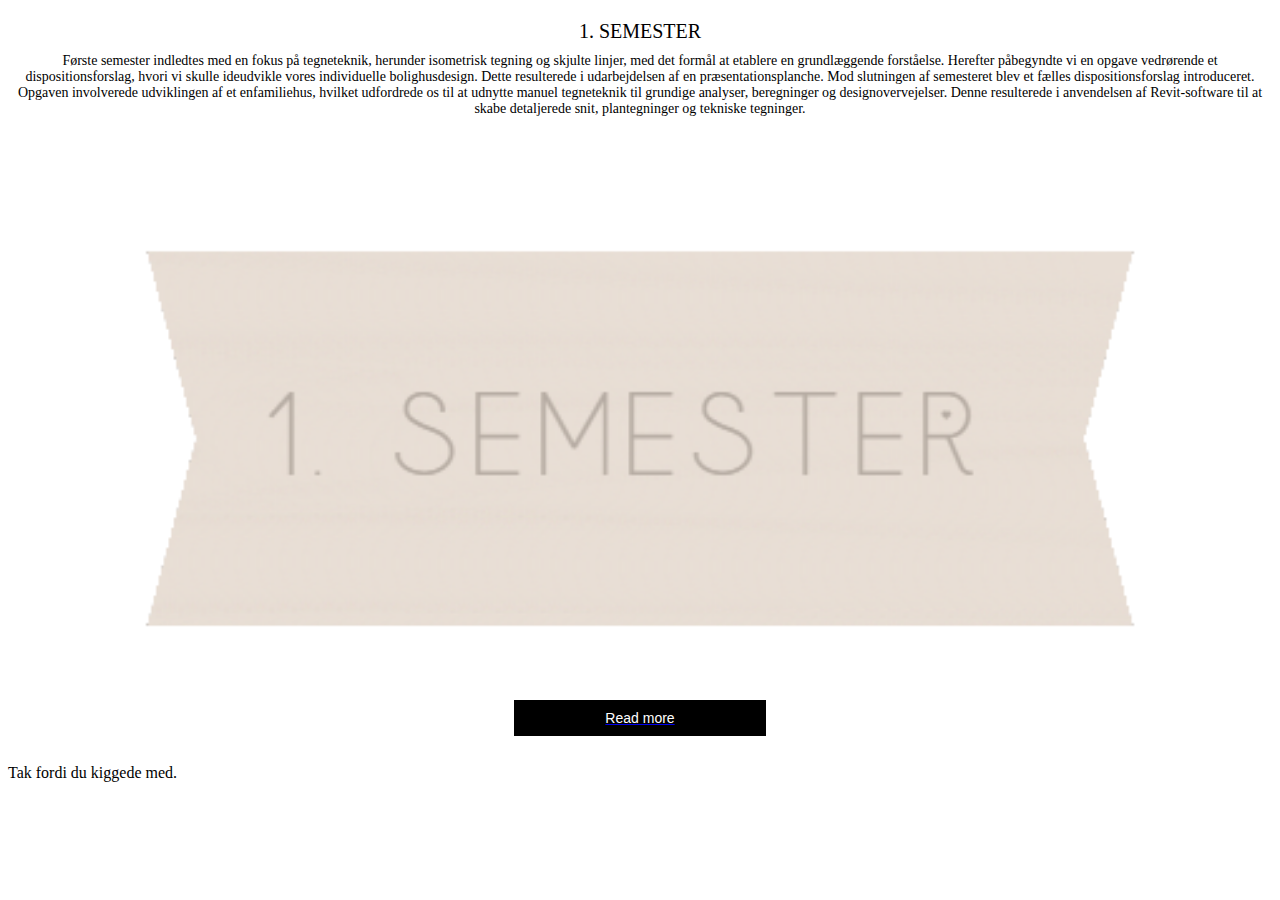
<file: bygningskonstruktør.html>
<!DOCTYPE html>
<html>
    <body style="background-image: none;">
<style>
 <!------------------------fonts, icons mm. ------------------>   
 <head>
    <meta name="viewport" content="width=device-width, initial-scale=1.0">
    <title> Signes Portfolio</title>    
    <link rel="stylesheet" href="style.css">
    <link rel="preconnect" href="https://fonts.googleapis.com">
<link rel="preconnect" href="https://fonts.googleapis.com">
<link rel="preconnect" href="https://fonts.gstatic.com" crossorigin>
<link href="https://fonts.googleapis.com/css2?family=Quicksand:wght@300;400;500;600;700&display=swap" rel="stylesheet">
    <link rel="stylesheet" href="https://cdn.lineicons.com/4.0/lineicons.css" />
    </head>
<!-------------------------------navlinks------------------>
<head>
    <link rel="stylesheet" type="text/css" href="styles.css">
    <script>
        function showmenu() {
            document.getElementById("navLinks").style.right = "0";
        }
        
        function hidemenu() {
            document.getElementById("navLinks").style.right = "-200px";
        }
    </script>
</head>
<body>

<section class="sub-header">
    <nav>
        <div class="logo-nav">
            <a href="index.html"><img src="images/logo.png"></a>
        </div>
        <div class="nav-links" id="navLinks">
            <ul>
                <li><a href="index.html">HJEM</a></li>
                <li><a href="om.html">OM</a></li>
                <li class="dropdown">
    <a href="bygningskonstruktør.html">BYGNINGSKONSTRUKTØR</a>
    <ul class="dropdown-menu">
        <li><a href="semester1.html">SEMESTER 1</a></li>
        <li><a href="semester2.html">SEMESTER 2</a></li>
        <li><a href="semester3.html">SEMESTER 3</a></li>
        <li><a href="semester4.html">SEMESTER 4</a></li>
        <li><a href="semester5.html">SEMESTER 5</a></li>
        <li><a href="semester6.html">SEMESTER 6</a></li>
        <li><a href="semester7.html">SEMESTER 7</a></li>
    </ul>
</li>

                   <li><a href="kreativitet.html">KREATIVITET</a></li>
                    <li><a href="kontakt.html">KONTAKT</a></li>
                 </ul>
        </div>  
    </nav>
</section>

</body>

 <!----slideshow---->

    <!DOCTYPE html>
<html>
<head>
<style>
  .slideshow-container {
    max-width: 700px;
    position: relative;
    margin: auto;
  }

  .slide {
    display: none;
    width: 100%;
    position: relative;
  }

 .slide img {
    width: 100%;
    height: 495px;
    object-fit: contain;
}

  .slide-content {
    position: absolute;
    bottom: 0;
    left: 0;
    width: 100%;
    background: rgba(255, 255, 255, 0.5);
    padding: 8px 16px;
    box-sizing: border-box;
  }

  .slide-text {
    color: black;
    font-size: 20px;
    text-align: center;
      margin-top: 20px;
  }

  .slide-subtext {
    color: black;
    font-size: 14px;
    text-align: center;
    margin-top: 10px;
    height: 138px;
}

  .read-more-button {
    text-align: center;
    padding: 10px;
    background-color: #000;
    color: white;
    border: none;
    font-size: 14px;
    cursor: pointer;
    position: relative;
    width: 20%;
    box-sizing: border-box;
    margin: 10px auto;
    display: block;
  }

  /* Next and previous buttons */
  .prev,
  .next {
    cursor: pointer;
    position: absolute;
    top: 375px;
    width: auto;
    padding: 18px;
    color: black;
    font-weight: bold;
    font-size: 18px;
    transition: 0.6s ease;
    user-select: none;
  }

  .prev {
    left: -40px;
  }

  .next {
    right: -40px;
  }

  /* On hover, add a black background color with a little bit see-through */
  .prev:hover,
  .next:hover {
    background-color: rgba(0, 0, 0, 0.8);
  }
</style>
    
    
</head>
<body>

<div class="slideshow-container">
  <div class="slide">
    <div class="slide-text">1. SEMESTER</div>
      <div class="slide-subtext">
Første semester indledtes med en fokus på tegneteknik, herunder isometrisk tegning og skjulte linjer, med det formål at etablere en grundlæggende forståelse. Herefter påbegyndte vi en opgave vedrørende et dispositionsforslag, hvori vi skulle ideudvikle vores individuelle bolighusdesign. Dette resulterede i udarbejdelsen af en præsentationsplanche.
Mod slutningen af semesteret blev et fælles dispositionsforslag introduceret. Opgaven involverede udviklingen af et enfamiliehus, hvilket udfordrede os til at udnytte manuel tegneteknik til grundige analyser, beregninger og designovervejelser. Denne resulterede i anvendelsen af Revit-software til at skabe detaljerede snit, plantegninger og tekniske tegninger.</div>
      <img src="images/1sem.png" alt="Image 1">
      <a href="semester1.html"><button class="read-more-button">Read more</button></a>
  </div>
    
  <div class="slide">
    <div class="slide-text">2. SEMESTER</div>
      <div class="slide-subtext">
Andet semester blev vi præsenteret for en enkeltfamiliebolig med en kælder og en første sal. Vi modtog et dispositionsforslag, der vejledte os i at starte vores undersøgelser med særligt fokus på kælderetagen. Dette omfattede aspekter som opbygning og overholdelse af relevante forskrifter. Efter grundig analyse af kælderetagen fortsatte vi med at undersøge stueetagen og første sal. I løbet af dette semester var vores hovedfokus rettet mod detaljer som kviste, etageadskillelser samt den overordnede struktur af kælderetagen. En bemærkelsesværdig udfordring var, at det var første gang, hele studiegruppen skulle samarbejde om én fælles Revit-fil.</div>
      <img src="images/2sem.png" alt="Image 2">
    <button class="read-more-button">Read more</button>
  </div>
    
    
  <div class="slide">
    <div class="slide-text">3. SEMESTER</div>
      <div class="slide-subtext">
Tredje semester blev vi introduceret til begrebet præfabrikation inden for vores studieretning. I løbet af denne periode påtog vi os forskellige roller såsom projekteringsleder, produktionsleder og byggeleder. Et af hovedpunkterne var vores interaktion med iBinder-platformen, hvor vi faciliterede korrespondance med en anden studiegruppe. Dette semester krævede en betydelig grad af organisatorisk overblik, da vi skulle koordinere forskellige ansvarsområder og opgaver.
      </div>
      <img src="images/3sem.png" alt="Image 3">
    <button class="read-more-button">Read more</button>
  </div>

<div class="slide">
    <div class="slide-text">4. SEMESTER</div>
      <div class="slide-subtext">
tekst kommer
      </div>
      <img src="images/4SEM.png" alt="Image 4">
    <button class="read-more-button">Read more</button>
  </div>

  <a class="prev" onclick="plusSlides(-1)">❮</a>
  <a class="next" onclick="plusSlides(1)">❯</a>
</div>

    <!----SCRIPT TIL SLIDESHOW ----->
    
<script>
let slideIndex = 1;
showSlides(slideIndex);

function plusSlides(n) {
  showSlides(slideIndex += n);
}

function showSlides(n) {
  let i;
  let slides = document.getElementsByClassName("slide");
  if (n > slides.length) {
    slideIndex = 1;
  }
  if (n < 1) {
    slideIndex = slides.length;
  }
  for (i = 0; i < slides.length; i++) {
    slides[i].style.display = "none";
  }
  slides[slideIndex - 1].style.display = "block";
}
</script>

</body>
</html>

<!----- footer ---->
                 
<section class="footer">
    
    <p1> <br>
        Tak fordi du kiggede med. </p1>
    
        <div class="icons">
            <i class="lni lni-instagram-fill"></i>
            <i class="lni lni-facebook-fill"></i>
            <i class="lni lni-twitter-fill"></i>
            <i class="lni lni-linkedin-original"></i>
    </div>
        </section>
</file>
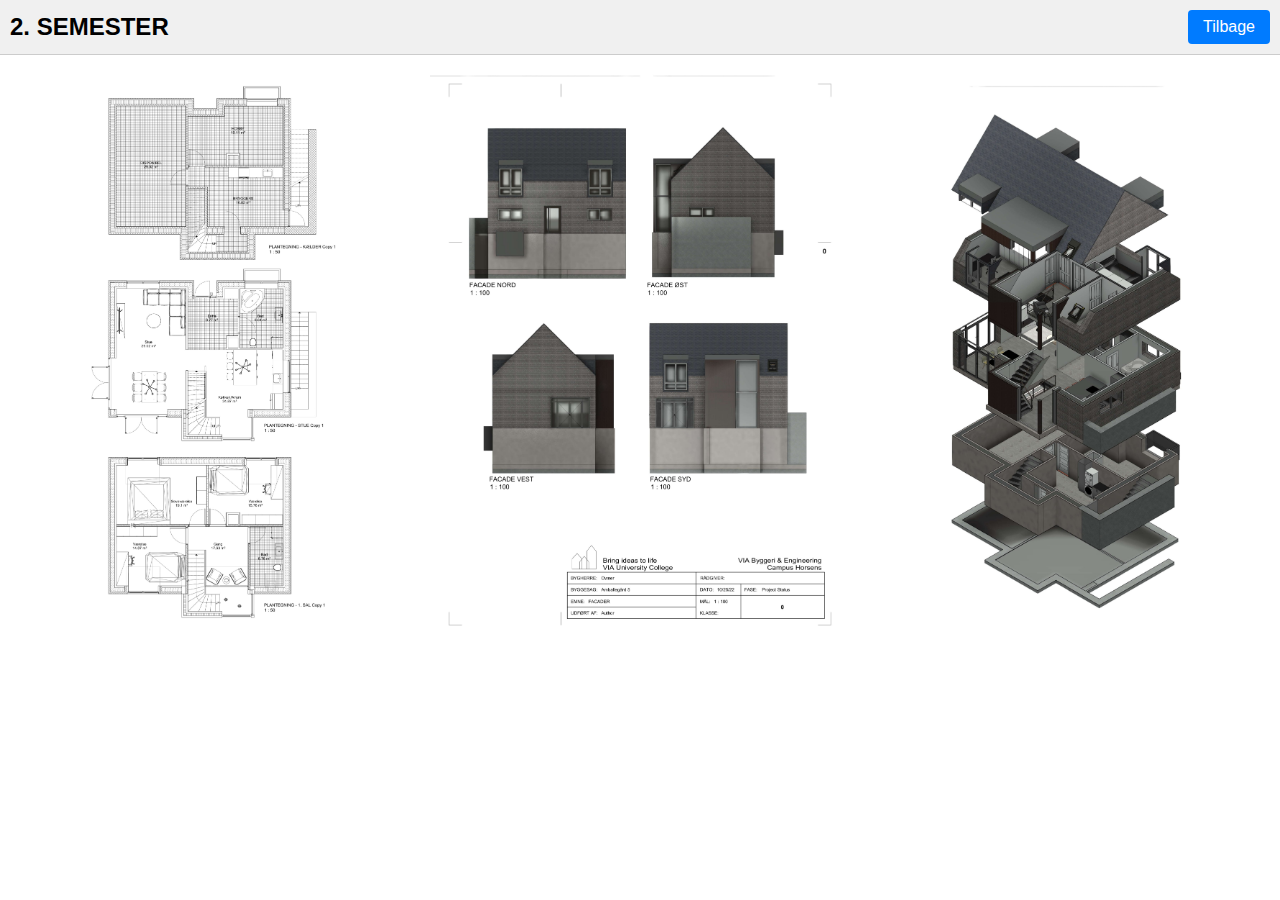
<file: semester2.html>
<!DOCTYPE html>
<html lang="da">
<head>
  <meta charset="UTF-8">
  <meta name="viewport" content="width=device-width, initial-scale=1.0">
  <title>Mit Filgalleri - 2. SEMESTER</title>
  <style>
    body {
      margin: 0;
      font-family: sans-serif;
    }
    header {
      padding: 10px;
      display: flex;
      align-items: center;
      justify-content: space-between;
      background-color: #f0f0f0;
      border-bottom: 1px solid #ccc;
    }
    header h1 {
      margin: 0;
      font-size: 1.5em;
    }
    /* Pænere Tilbage-knap */
    .back-button {
      padding: 8px 15px;
      background-color: #007BFF;
      color: #fff;
      border: none;
      border-radius: 4px;
      font-size: 1em;
      cursor: pointer;
      transition: background-color 0.3s ease;
    }
    .back-button:hover {
      background-color: #0056b3;
    }
    .gallery {
      display: grid;
      /* Justér antal kolonner efter behov */
      grid-template-columns: repeat(3, 1fr);
      gap: 5px;
      padding: 1px;
    }
    .gallery-item {
      padding: 1px;
      box-sizing: border-box;
    }
    /* CSS for billeder */
    .gallery-item img {
      width: 100%;
      height: auto;
      display: block;
      cursor: pointer;
    }
    /* CSS for PDF-filer (hvis du har nogen i 2sem) */
    .gallery-item object {
      width: 100%;
      height: 950px;
      object-fit: cover;
      display: block;
    }
    /* Modal-styles */
    .modal {
      display: none; /* Skjult som standard */
      position: fixed;
      z-index: 1000;
      left: 0;
      top: 0;
      width: 100%;
      height: 100%;
      overflow: auto;
      padding-top: 60px;
      background-color: rgba(0,0,0,0.9);
    }
    .modal-content {
      margin: auto;
      display: block;
      max-width: 90%;
      max-height: 80%;
      animation: zoom 0.6s;
    }
    @keyframes zoom {
      from { transform: scale(0); }
      to { transform: scale(1); }
    }
    .close {
      position: absolute;
      top: 15px;
      right: 35px;
      color: #fff;
      font-size: 40px;
      font-weight: bold;
      cursor: pointer;
    }
    /* Dark mode */
    @media (prefers-color-scheme: dark) {
      body {
        background-color: #222;
        color: #ddd;
      }
      header {
        background-color: #333;
      }
      .gallery-item {
        border-color: #555;
      }
      .back-button {
        background-color: #1E90FF;
      }
      .back-button:hover {
        background-color: #1C86EE;
      }
    }
  </style>
</head>
<body>
  <header>
    <h1>2. SEMESTER</h1>
    <button class="back-button" onclick="window.history.back()">Tilbage</button>
  </header>

  <div class="gallery">
    <!-- Billeder fra 2. semester -->
    <div class="gallery-item">
      <img src="images/projektering/2sem/2sem.jpg" alt="Facade-tegning">
    </div>
    <div class="gallery-item">
      <img src="images/projektering/2sem/2sem%20(1).jpg" alt="Eksploderet perspektiv">
    </div>
    <div class="gallery-item">
      <img src="images/projektering/2sem/2sem%20(2).jpg" alt="Plantegninger">
    </div>
  </div>

  <!-- Modal til forstørrede billeder -->
  <div id="modal" class="modal">
    <span class="close">&times;</span>
    <img class="modal-content" id="modal-img">
  </div>

  <script>
    // Hent modal-elementerne
    const modal = document.getElementById("modal");
    const modalImg = document.getElementById("modal-img");
    const closeBtn = document.querySelector(".close");

    // Tilføj klik-event til alle billeder i galleriet
    const images = document.querySelectorAll(".gallery-item img");
    images.forEach(img => {
      img.addEventListener("click", function() {
        modal.style.display = "block";
        modalImg.src = this.src;
      });
    });

    // Luk modal ved klik på krydset
    closeBtn.addEventListener("click", function() {
      modal.style.display = "none";
    });

    // Luk modal ved klik uden for billedet
    modal.addEventListener("click", function(event) {
      if (event.target === modal) {
        modal.style.display = "none";
      }
    });
  </script>
</body>
</html>
</file>
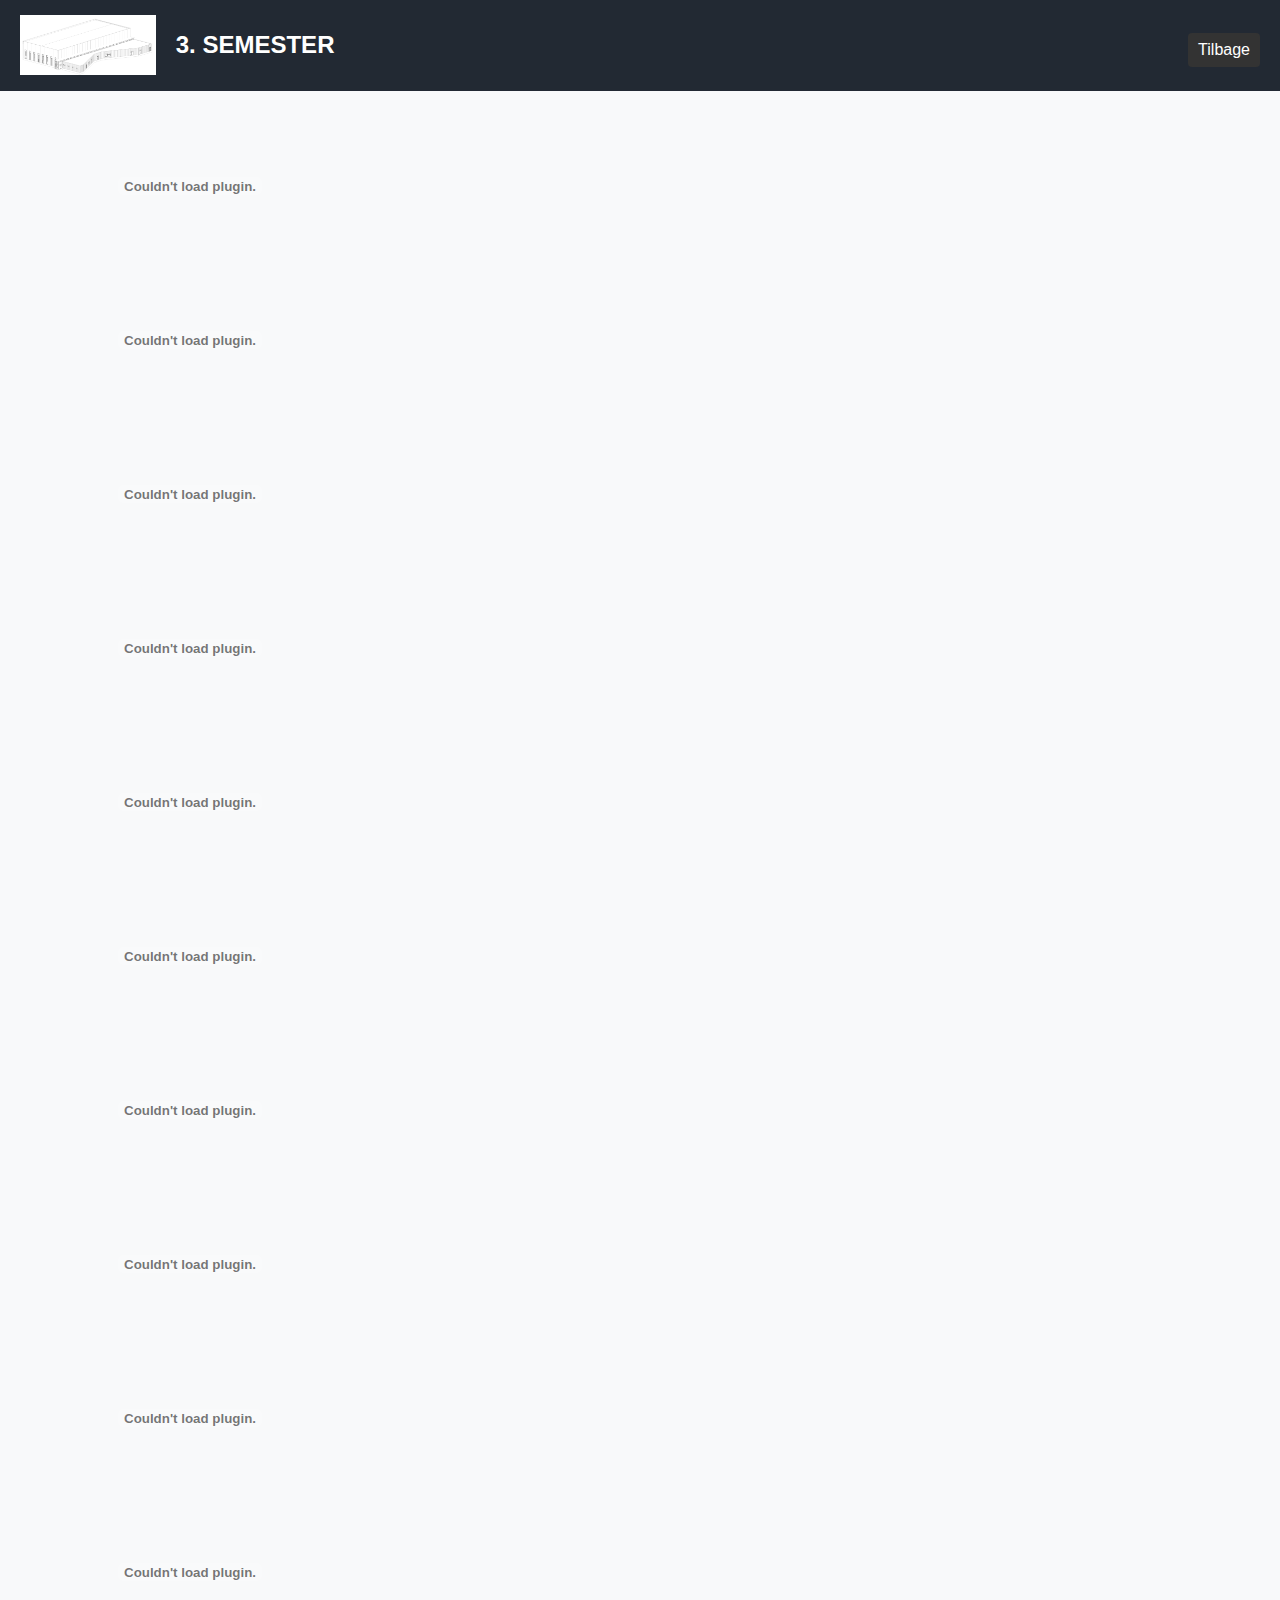
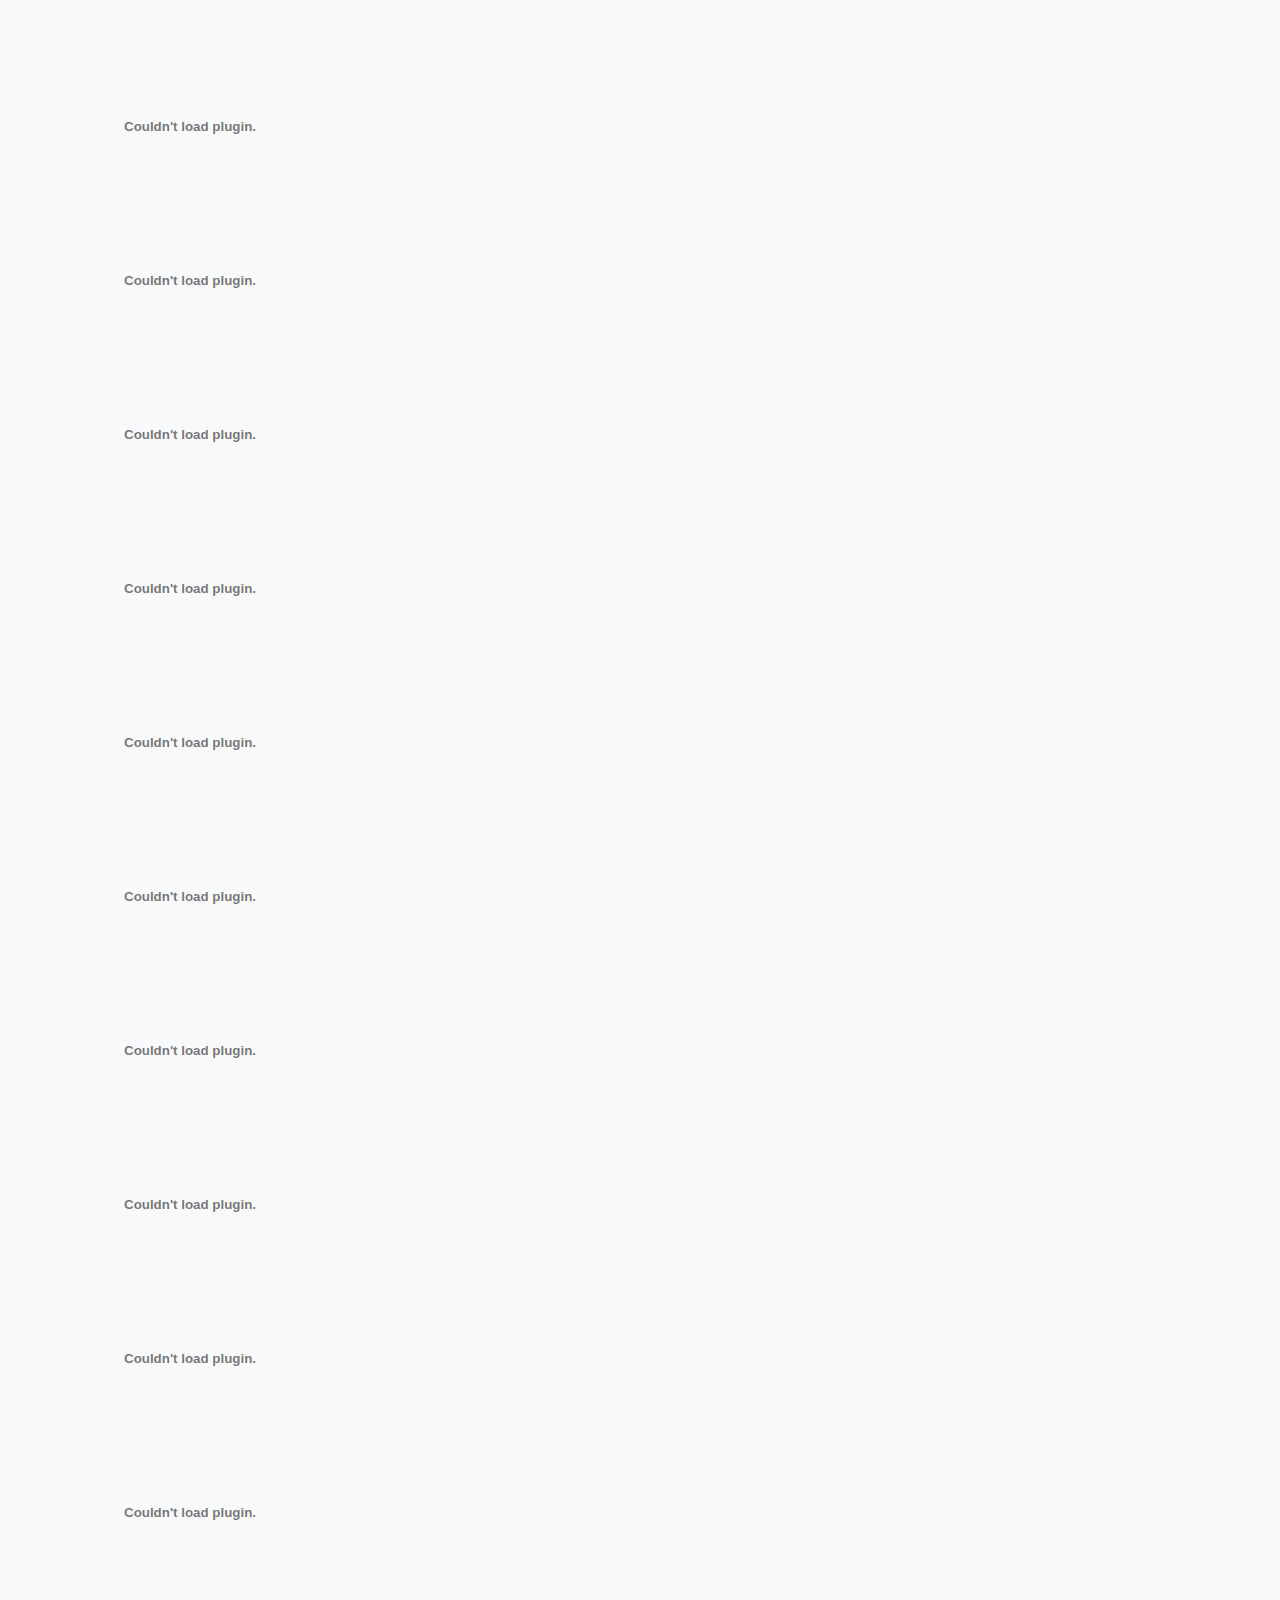
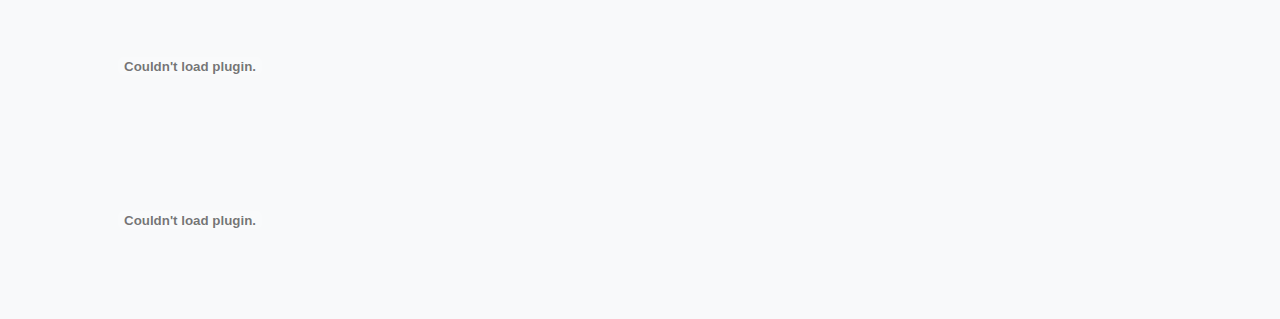
<file: semester3.html>
<!DOCTYPE html>
<html lang="da">
<head>
  <meta charset="UTF-8">
  <meta name="viewport" content="width=device-width, initial-scale=1.0">
  <title>3. SEMESTER - PDF Galleri</title>
  <style>
    /* Base styles */
    body {
      margin: 0;
      font-family: Arial, sans-serif;
      background-color: #f8f9fa;
      color: #333;
    }
    header {
      background-color: #222933;
      padding: 15px 20px;
      border-bottom: 1px solid #222933;
      display: flex;
      flex-wrap: wrap;
      justify-content: space-between;
      align-items: center;
      color: white;
    }
    header img {
      height: 60px;
      margin-right: 10px;
    }
    header h1 {
      font-size: 1.5rem;
      margin: 0;
    }
    button {
      background-color: #333;
      color: #fff;
      border: none;
      padding: 8px 16px;
      border-radius: 4px;
      cursor: pointer;
      font-size: 1rem;
      margin-top: 10px;
    }
    button:hover {
      background-color: #555;
    }
    main {
      max-width: 1200px;
      margin: 0 auto;
      padding: 20px;
    }
    h2 {
      margin-top: 40px;
      margin-bottom: 10px;
      font-size: 1.25rem;
    }
    .grade {
      font-style: italic;
      color: #666;
      margin: 0 0 20px 0;
    }
    .grid-preview {
      display: grid;
      grid-template-columns: repeat(auto-fill, minmax(150px, 1fr));
      gap: 10px;
    }
    .grid-preview a {
      display: block;
      text-align: center;
    }
    .grid-preview img {
      width: 100%;
      height: auto;
      border-radius: 4px;
      box-shadow: 0 2px 5px rgba(0,0,0,0.1);
      display: block;
    }
    /* Typography adjustments */
    h2, .grade, button, header h1 {
      padding-left: 10px;
      padding-right: 10px;
    }
    /* Responsive tweaks */
    @media (max-width: 768px) {
      header {
        justify-content: center;
      }
      header button {
        margin: 10px 0 0;
      }
    }
    @media (max-width: 480px) {
      header img {
        height: 50px;
      }
      header h1 {
        font-size: 1.25rem;
      }
      button {
        width: 100%;
      }
    }
  </style>
</head>
<body>
  <header>
    <div style="display: flex; align-items: center;">
      <img src="images/3sem.png" alt="Logo">
      <h1>3. SEMESTER</h1>
    </div>
    <button onclick="window.history.back()">Tilbage</button>
  </header>
  <main>
    <section>

  <!-- Dit eksisterende galleri -->
  <div class="gallery">
    <div class="gallery-item" data-type="pdf" data-src="images/projektering/3sem/3sem (1).pdf">
      <object data="images/projektering/3sem/3sem (1).pdf" type="application/pdf"></object>
    </div>
    <div class="gallery-item" data-type="pdf" data-src="images/projektering/3sem/3sem (2).pdf">
      <object data="images/projektering/3sem/3sem (2).pdf" type="application/pdf"></object>
    </div>
    <div class="gallery-item" data-type="pdf" data-src="images/projektering/3sem/3sem (3).pdf">
      <object data="images/projektering/3sem/3sem (3).pdf" type="application/pdf"></object>
    </div>
    <div class="gallery-item" data-type="pdf" data-src="images/projektering/3sem/3sem (4).pdf">
      <object data="images/projektering/3sem/3sem (4).pdf" type="application/pdf"></object>
    </div>
    <div class="gallery-item" data-type="pdf" data-src="images/projektering/3sem/3sem (5).pdf">
      <object data="images/projektering/3sem/3sem (5).pdf" type="application/pdf"></object>
    </div>
    <div class="gallery-item" data-type="pdf" data-src="images/projektering/3sem/3sem (6).pdf">
      <object data="images/projektering/3sem/3sem (6).pdf" type="application/pdf"></object>
    </div>
    <div class="gallery-item" data-type="pdf" data-src="images/projektering/3sem/3sem (7).pdf">
      <object data="images/projektering/3sem/3sem (7).pdf" type="application/pdf"></object>
    </div>
    <div class="gallery-item" data-type="pdf" data-src="images/projektering/3sem/3sem (9).pdf">
      <object data="images/projektering/3sem/3sem (9).pdf" type="application/pdf"></object>
    </div>
    <div class="gallery-item" data-type="pdf" data-src="images/projektering/3sem/3sem (10).pdf">
      <object data="images/projektering/3sem/3sem (10).pdf" type="application/pdf"></object>
    </div>
    <div class="gallery-item" data-type="pdf" data-src="images/projektering/3sem/3sem (11).pdf">
      <object data="images/projektering/3sem/3sem (11).pdf" type="application/pdf"></object>
    </div>
    <div class="gallery-item" data-type="pdf" data-src="images/projektering/3sem/3sem (12).pdf">
      <object data="images/projektering/3sem/3sem (12).pdf" type="application/pdf"></object>
    </div>
    <div class="gallery-item" data-type="pdf" data-src="images/projektering/3sem/3sem (13).pdf">
      <object data="images/projektering/3sem/3sem (13).pdf" type="application/pdf"></object>
    </div>
    <div class="gallery-item" data-type="pdf" data-src="images/projektering/3sem/3sem (14).pdf">
      <object data="images/projektering/3sem/3sem (14).pdf" type="application/pdf"></object>
    </div>
    <div class="gallery-item" data-type="pdf" data-src="images/projektering/3sem/3sem (15).pdf">
      <object data="images/projektering/3sem/3sem (15).pdf" type="application/pdf"></object>
    </div>
    <div class="gallery-item" data-type="pdf" data-src="images/projektering/3sem/3sem (16).pdf">
      <object data="images/projektering/3sem/3sem (16).pdf" type="application/pdf"></object>
    </div>
    <div class="gallery-item" data-type="pdf" data-src="images/projektering/3sem/3sem (17).pdf">
      <object data="images/projektering/3sem/3sem (17).pdf" type="application/pdf"></object>
    </div>
    <div class="gallery-item" data-type="pdf" data-src="images/projektering/3sem/3sem (18).pdf">
      <object data="images/projektering/3sem/3sem (18).pdf" type="application/pdf"></object>
    </div>
    <div class="gallery-item" data-type="pdf" data-src="images/projektering/3sem/3sem (19).pdf">
      <object data="images/projektering/3sem/3sem (19).pdf" type="application/pdf"></object>
    </div>
    <div class="gallery-item" data-type="pdf" data-src="images/projektering/3sem/3sem (20).pdf">
      <object data="images/projektering/3sem/3sem (20).pdf" type="application/pdf"></object>
    </div>
    <div class="gallery-item" data-type="pdf" data-src="images/projektering/3sem/3sem (21).pdf">
      <object data="images/projektering/3sem/3sem (21).pdf" type="application/pdf"></object>
    </div>
    <div class="gallery-item" data-type="pdf" data-src="images/projektering/3sem/3sem (22).pdf">
      <object data="images/projektering/3sem/3sem (22).pdf" type="application/pdf"></object>
    </div>
    <div class="gallery-item" data-type="pdf" data-src="images/projektering/3sem/3sem (23).pdf">
      <object data="images/projektering/3sem/3sem (23).pdf" type="application/pdf"></object>
    </div>
  </div>
      
    </div>

    </section>
  </main>
</body>
</html>
</file>
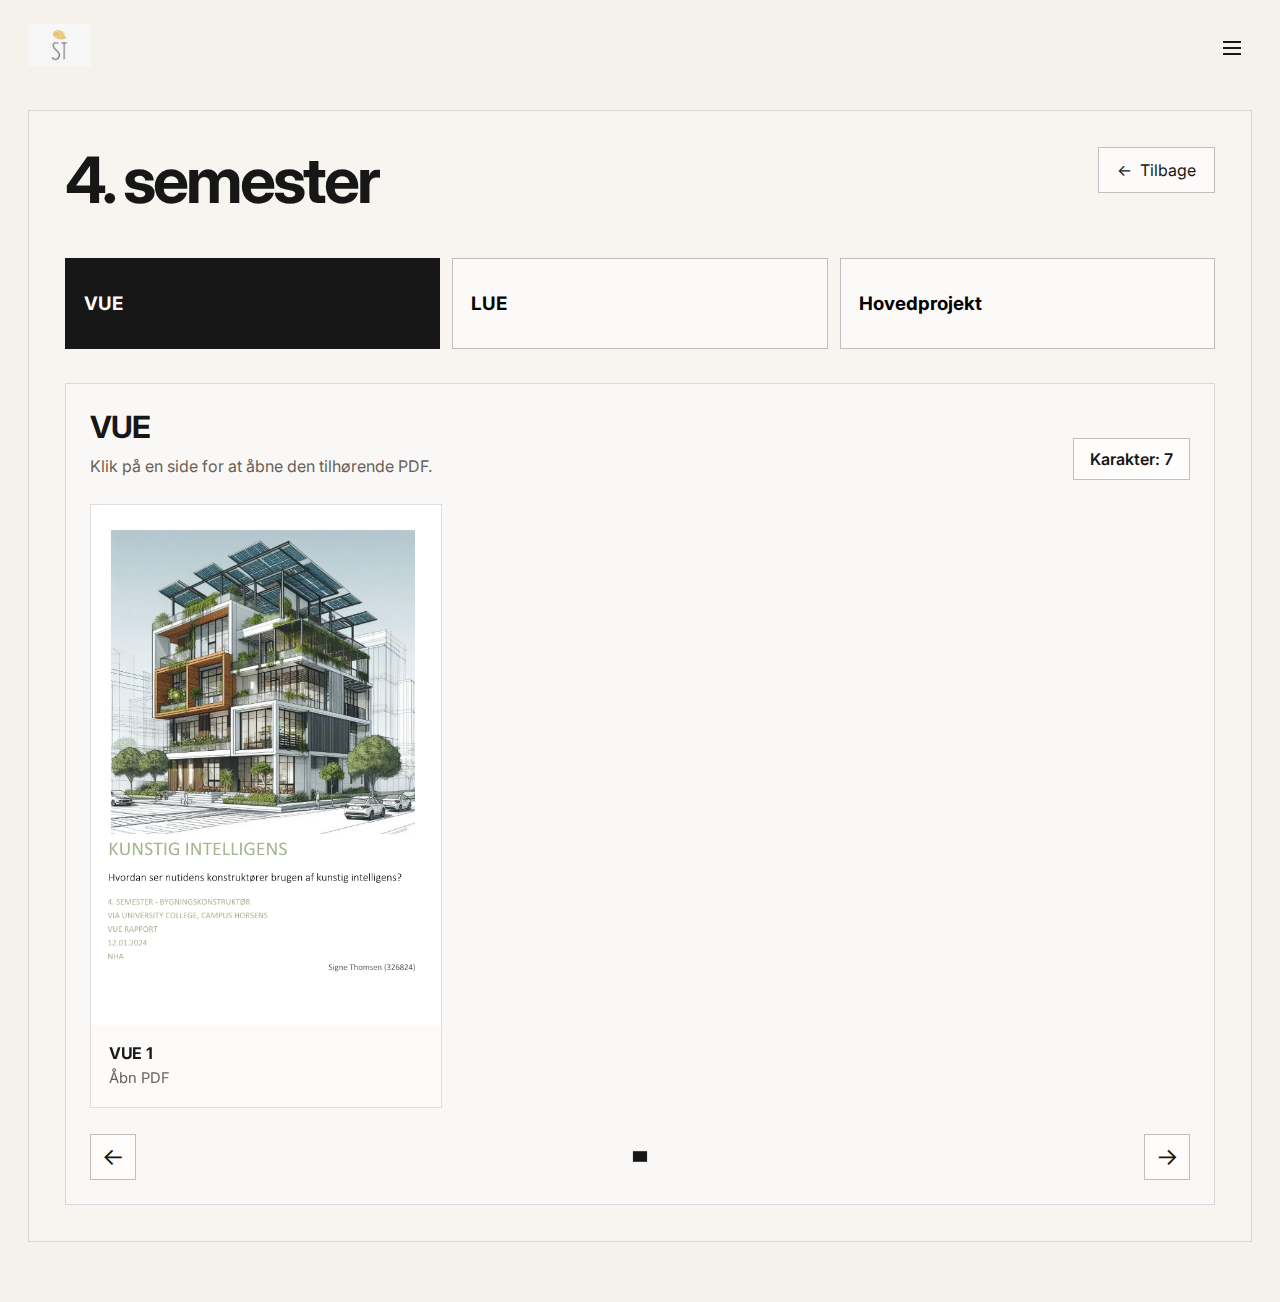
<file: semester4.html>
<!DOCTYPE html>
<html lang="da">
<head>
  <meta charset="UTF-8">
  <meta name="viewport" content="width=device-width, initial-scale=1.0">
  <title>4. semester | Signe Thomsen</title>
  <link rel="preconnect" href="https://fonts.googleapis.com">
  <link rel="preconnect" href="https://fonts.gstatic.com" crossorigin>
  <link href="https://fonts.googleapis.com/css2?family=Inter:wght@300;400;500;600;700;800&display=swap" rel="stylesheet">

  <style>
    * {
      box-sizing: border-box;
    }

    html, body {
      margin: 0;
      padding: 0;
      width: 100%;
      min-height: 100%;
    }

    body {
      font-family: 'Inter', sans-serif;
      background: #f5f2ec;
      color: #171717;
      overflow-x: hidden;
    }

    :root {
      --muted: #686159;
      --line: rgba(0, 0, 0, 0.12);
      --line-strong: rgba(0, 0, 0, 0.24);
      --max: 1380px;
    }

    a {
      text-decoration: none;
      color: inherit;
    }

    img {
      max-width: 100%;
      display: block;
    }

    button {
      font: inherit;
    }

    .logo {
      position: fixed;
      top: 24px;
      left: 28px;
      height: 42px;
      width: auto;
      z-index: 230;
    }

    .menu-btn {
      position: fixed;
      top: 26px;
      right: 26px;
      width: 44px;
      height: 44px;
      border: none;
      background: transparent;
      cursor: pointer;
      z-index: 240;
      display: flex;
      align-items: center;
      justify-content: center;
      padding: 0;
    }

    .menu-btn span {
      position: absolute;
      width: 18px;
      height: 2px;
      background: #171717;
      transition: transform .28s ease, opacity .28s ease;
    }

    .menu-btn span:nth-child(1) { transform: translateY(-6px); }
    .menu-btn span:nth-child(2) { transform: translateY(0); }
    .menu-btn span:nth-child(3) { transform: translateY(6px); }

    .menu-btn.open span:nth-child(1) { transform: rotate(45deg); }
    .menu-btn.open span:nth-child(2) { opacity: 0; }
    .menu-btn.open span:nth-child(3) { transform: rotate(-45deg); }

    .menu-overlay {
      position: fixed;
      inset: 0;
      background: rgba(0, 0, 0, 0.08);
      opacity: 0;
      pointer-events: none;
      transition: opacity .25s ease;
      z-index: 180;
    }

    .menu-overlay.open {
      opacity: 1;
      pointer-events: auto;
    }

    .menu {
      position: fixed;
      top: 0;
      right: -320px;
      width: 320px;
      height: 100vh;
      background: rgba(250, 248, 243, 0.98);
      backdrop-filter: blur(12px);
      border-left: 1px solid var(--line);
      padding: 92px 34px 34px;
      transition: right .34s ease;
      z-index: 220;
    }

    .menu.open {
      right: 0;
    }

    .menu-title {
      font-size: .76rem;
      text-transform: uppercase;
      letter-spacing: .18rem;
      color: var(--muted);
      margin-bottom: 28px;
    }

    .menu a {
      display: block;
      width: 100%;
      background: none;
      border: none;
      padding: 0 0 18px;
      margin: 0 0 18px;
      border-bottom: 1px solid var(--line);
      font-size: 1.08rem;
      font-weight: 600;
      text-align: left;
      cursor: pointer;
      color: #171717;
    }

    .page-shell {
      width: 100%;
      min-height: 100vh;
      padding: 110px 28px 60px;
    }

    .page-inner {
      width: 100%;
      max-width: var(--max);
      margin: 0 auto;
    }

    .page-frame {
      border: 1px solid var(--line);
      padding: 36px;
      background: rgba(255,255,255,0.28);
    }

    .hero-head {
      display: flex;
      justify-content: space-between;
      align-items: flex-start;
      gap: 24px;
      margin-bottom: 34px;
      flex-wrap: wrap;
    }

    .hero-head h1 {
      margin: 0 0 12px;
      font-size: clamp(2.6rem, 5vw, 4.8rem);
      line-height: 1.02;
      letter-spacing: -.05em;
      font-weight: 700;
    }

    .back-btn {
      display: inline-flex;
      align-items: center;
      gap: 8px;
      border: 1px solid var(--line-strong);
      background: rgba(255,255,255,0.6);
      padding: 12px 18px;
      cursor: pointer;
      color: #171717;
      transition: transform .22s ease, background .22s ease;
      flex-shrink: 0;
    }

    .back-btn:hover {
      transform: translateY(-2px);
      background: rgba(255,255,255,0.9);
    }

    .back-btn::before {
      content: "←";
      font-size: 1rem;
      line-height: 1;
    }

    .category-grid {
      display: flex;
      flex-wrap: wrap;
      gap: 12px;
      margin-bottom: 34px;
    }

    .category-card {
      border: 1px solid var(--line-strong);
      background: rgba(255,255,255,0.48);
      padding: 14px 18px;
      cursor: pointer;
      transition: transform .22s ease, background .22s ease, border-color .22s ease, color .22s ease;
      text-align: left;
      min-width: 190px;
      flex: 1 1 220px;
    }

    .category-card:hover {
      transform: translateY(-2px);
      background: rgba(255,255,255,0.88);
      border-color: rgba(0,0,0,0.28);
    }

    .category-card.active {
      background: #171717;
      color: #fff;
      border-color: #171717;
    }

    .gallery-wrap {
      border: 1px solid var(--line);
      background: rgba(255,255,255,0.34);
      padding: 24px;
    }

    .gallery-head {
      display: flex;
      justify-content: space-between;
      align-items: end;
      gap: 20px;
      flex-wrap: wrap;
      margin-bottom: 24px;
    }

    .gallery-head-left h2 {
      margin: 0 0 8px;
      font-size: clamp(1.8rem, 2.4vw, 2.5rem);
      letter-spacing: -.03em;
    }

    .gallery-head-left p {
      margin: 0;
      color: var(--muted);
      line-height: 1.7;
    }

    .grade-badge {
      border: 1px solid var(--line-strong);
      padding: 10px 16px;
      background: rgba(255,255,255,0.7);
      font-weight: 600;
      white-space: nowrap;
    }

    .carousel-wrapper {
      width: 100%;
      overflow: hidden;
    }

    .carousel-track {
      display: flex;
      transition: transform .45s ease-out;
      will-change: transform;
    }

    .carousel-slide {
      min-width: 100%;
      display: grid;
      grid-template-columns: repeat(3, 1fr);
      gap: 22px;
    }

    .preview-card {
      display: block;
      border: 1px solid var(--line);
      background: rgba(255,255,255,0.45);
      overflow: hidden;
      transition: transform .24s ease, box-shadow .24s ease, border-color .24s ease;
    }

    .preview-card:hover {
      transform: translateY(-4px);
      box-shadow: 0 18px 40px rgba(0,0,0,0.08);
      border-color: rgba(0,0,0,0.2);
    }

    .preview-image-wrap {
      background: #e9e4db;
      overflow: hidden;
      height: 520px;
      display: flex;
      align-items: center;
      justify-content: center;
      position: relative;
    }

    .preview-card img {
      width: 100%;
      height: 100%;
      object-fit: cover;
      object-position: center top;
      display: block;
    }

    .preview-fallback {
      position: absolute;
      inset: 0;
      display: none;
      align-items: center;
      justify-content: center;
      padding: 24px;
      text-align: center;
      color: var(--muted);
      line-height: 1.6;
      font-size: .95rem;
      background: linear-gradient(180deg, rgba(255,255,255,0.15), rgba(255,255,255,0.45));
    }

    .preview-content {
      padding: 18px 18px 20px;
    }

    .preview-content h3 {
      margin: 0 0 6px;
      font-size: 1rem;
      letter-spacing: -.02em;
    }

    .preview-content p {
      margin: 0;
      color: var(--muted);
      font-size: .92rem;
    }

    .carousel-controls {
      display: flex;
      justify-content: space-between;
      align-items: center;
      margin-top: 26px;
      gap: 16px;
    }

    .carousel-btn {
      width: 46px;
      height: 46px;
      border: 1px solid var(--line-strong);
      background: rgba(255,255,255,0.55);
      font-size: 24px;
      cursor: pointer;
      color: #171717;
      transition: transform .2s ease, background .2s ease, border-color .2s ease;
      flex-shrink: 0;
    }

    .carousel-btn:hover {
      transform: translateY(-2px);
      background: rgba(255,255,255,0.82);
      border-color: rgba(0,0,0,0.28);
    }

    .carousel-dots {
      display: flex;
      gap: 10px;
      justify-content: center;
      flex: 1;
    }

    .carousel-dot {
      width: 9px;
      height: 9px;
      border: none;
      background: rgba(0, 0, 0, .18);
      cursor: pointer;
      transition: transform .2s ease, background .2s ease;
    }

    .carousel-dot.active {
      background: #171717;
      transform: scale(1.18);
    }

    @media (max-width: 1100px) {
      .carousel-slide {
        grid-template-columns: repeat(2, 1fr);
      }

      .preview-image-wrap {
        height: 440px;
      }
    }

    @media (max-width: 760px) {
      .page-shell {
        padding: 98px 18px 40px;
      }

      .page-frame {
        padding: 22px;
      }

      .logo {
        top: 20px;
        left: 20px;
        height: 34px;
      }

      .menu-btn {
        top: 22px;
        right: 22px;
      }

      .preview-image-wrap {
        height: 420px;
      }

      .gallery-wrap {
        padding: 18px;
      }

      .category-card {
        flex: 1 1 100%;
      }
    }
  </style>
</head>
<body>
  <a href="index.html">
    <img src="images/logo.png" alt="Logo" class="logo">
  </a>

  <button class="menu-btn" id="menuBtn" aria-label="Åbn menu" type="button">
    <span></span>
    <span></span>
    <span></span>
  </button>

  <div class="menu-overlay" id="menuOverlay"></div>

  <nav class="menu" id="menu">
    <div class="menu-title">Navigation</div>
    <a href="index.html">Hjem</a>
    <a href="index.html#om-mig">Om mig</a>
    <a href="index.html#projekter">Projekter</a>
    <a href="index.html#fordybelse">Fordybelse</a>
    <a href="index.html#cv">CV</a>
    <a href="index.html#kontakt">Kontakt</a>
  </nav>

  <main class="page-shell">
    <div class="page-inner">
      <section class="page-frame">
        <div class="hero-head">
          <div>
            <h1>4. semester</h1>
          </div>

          <button class="back-btn" onclick="window.history.back()" type="button">Tilbage</button>
        </div>

        <section class="category-grid" id="categoryGrid">
          <button class="category-card active" type="button" data-category="vue">
            <h3>VUE</h3>
          </button>

          <button class="category-card" type="button" data-category="lue">
            <h3>LUE</h3>
          </button>

          <button class="category-card" type="button" data-category="hoved">
            <h3>Hovedprojekt</h3>
          </button>
        </section>

        <section class="gallery-wrap">
          <div class="gallery-head">
            <div class="gallery-head-left">
              <h2 id="galleryTitle">VUE</h2>
              <p id="galleryText"> Klik på en side for at åbne den tilhørende PDF.</p>
            </div>
            <div class="grade-badge" id="galleryGrade">Karakter: 7</div>
          </div>

          <div class="carousel-wrapper">
            <div class="carousel-track" id="carouselTrack"></div>
          </div>

          <div class="carousel-controls">
            <button class="carousel-btn" id="prevBtn" type="button" aria-label="Forrige">←</button>
            <div class="carousel-dots" id="carouselDots"></div>
            <button class="carousel-btn" id="nextBtn" type="button" aria-label="Næste">→</button>
          </div>
        </section>
      </section>
    </div>
  </main>

  <script>
    const menuBtn = document.getElementById('menuBtn');
    const menu = document.getElementById('menu');
    const menuOverlay = document.getElementById('menuOverlay');

    function toggleMenu(forceOpen = null) {
      const shouldOpen = forceOpen === null
        ? !menu.classList.contains('open')
        : forceOpen;

      menu.classList.toggle('open', shouldOpen);
      menuOverlay.classList.toggle('open', shouldOpen);
      menuBtn.classList.toggle('open', shouldOpen);
    }

    menuBtn.addEventListener('click', () => toggleMenu());
    menuOverlay.addEventListener('click', () => toggleMenu(false));

    document.addEventListener('keydown', (event) => {
      if (event.key === 'Escape') toggleMenu(false);
    });

    const galleryData = {
      vue: {
        title: 'VUE',
        grade: 'Karakter: 7',
        text: 'Klik på en side for at åbne den tilhørende PDF.',
        label: 'VUE',
        folder: 'images/projektering/4sem',
        prefix: 'VUE',
        count: 1
      },
      lue: {
        title: 'LUE',
        grade: 'Karakter: 7',
        text: 'Klik på en side for at åbne den tilhørende PDF.',
        label: 'LUE',
        folder: 'images/projektering/4sem',
        prefix: 'LUE',
        count: 2
      },
      hoved: {
        title: 'Hovedprojekt',
        grade: 'Karakter: 7',
        text: 'Klik på en side for at åbne den tilhørende PDF.',
        label: 'Hovedprojekt',
        folder: 'images/projektering/4sem',
        prefix: 'Hoved',
        count: 41
      }
    };

    const categoryButtons = document.querySelectorAll('.category-card');
    const galleryTitle = document.getElementById('galleryTitle');
    const galleryText = document.getElementById('galleryText');
    const galleryGrade = document.getElementById('galleryGrade');
    const carouselTrack = document.getElementById('carouselTrack');
    const carouselDots = document.getElementById('carouselDots');
    const prevBtn = document.getElementById('prevBtn');
    const nextBtn = document.getElementById('nextBtn');

    let currentCategory = 'vue';
    let currentSlide = 0;
    let totalSlides = 0;

    function getItemsPerSlide() {
      if (window.innerWidth <= 760) return 1;
      if (window.innerWidth <= 1100) return 2;
      return 3;
    }

    function buildSlides(items, itemsPerSlide) {
      const slides = [];
      for (let i = 0; i < items.length; i += itemsPerSlide) {
        slides.push(items.slice(i, i + itemsPerSlide));
      }
      return slides;
    }

    function createItems(data) {
      const items = [];

      for (let i = 1; i <= data.count; i++) {
        items.push({
          title: `${data.label} ${i}`,
          pdf: `${data.folder}/${data.prefix} (${i}).pdf`,
          image: `${data.folder}/${data.prefix} (${i}).jpg`
        });
      }

      return items;
    }

    function renderGallery(categoryKey) {
      const data = galleryData[categoryKey];
      const items = createItems(data);
      const itemsPerSlide = getItemsPerSlide();
      const slides = buildSlides(items, itemsPerSlide);

      galleryTitle.textContent = data.title;
      galleryText.textContent = data.text;
      galleryGrade.textContent = data.grade;

      carouselTrack.innerHTML = '';
      carouselDots.innerHTML = '';

      slides.forEach((slideItems) => {
        const slide = document.createElement('div');
        slide.className = 'carousel-slide';

        slideItems.forEach((item) => {
          const card = document.createElement('a');
          card.className = 'preview-card';
          card.href = item.pdf;
          card.target = '_blank';
          card.rel = 'noopener noreferrer';

          card.innerHTML = `
            <div class="preview-image-wrap">
              <img
                src="${item.image}"
                alt="${item.title}"
                loading="lazy"
                onerror="this.style.display='none'; this.nextElementSibling.style.display='flex';"
              >
              <div class="preview-fallback">
                Previewbillede mangler.<br>
                Klik for at åbne PDF.
              </div>
            </div>
            <div class="preview-content">
              <h3>${item.title}</h3>
              <p>Åbn PDF</p>
            </div>
          `;

          slide.appendChild(card);
        });

        carouselTrack.appendChild(slide);
      });

      totalSlides = slides.length;
      currentSlide = 0;

      for (let i = 0; i < totalSlides; i++) {
        const dot = document.createElement('button');
        dot.className = 'carousel-dot';
        dot.type = 'button';
        dot.setAttribute('aria-label', `Gå til slide ${i + 1}`);
        dot.addEventListener('click', () => {
          currentSlide = i;
          updateCarousel();
        });
        carouselDots.appendChild(dot);
      }

      updateCarousel();
    }

    function updateCarousel() {
      carouselTrack.style.transform = `translate3d(-${currentSlide * 100}%, 0, 0)`;

      const dots = carouselDots.querySelectorAll('.carousel-dot');
      dots.forEach((dot, index) => {
        dot.classList.toggle('active', index === currentSlide);
      });
    }

    prevBtn.addEventListener('click', () => {
      if (!totalSlides) return;
      currentSlide = (currentSlide - 1 + totalSlides) % totalSlides;
      updateCarousel();
    });

    nextBtn.addEventListener('click', () => {
      if (!totalSlides) return;
      currentSlide = (currentSlide + 1) % totalSlides;
      updateCarousel();
    });

    categoryButtons.forEach((button) => {
      button.addEventListener('click', () => {
        currentCategory = button.dataset.category;

        categoryButtons.forEach((btn) => btn.classList.remove('active'));
        button.classList.add('active');

        renderGallery(currentCategory);
      });
    });

    let resizeTimer;
    window.addEventListener('resize', () => {
      clearTimeout(resizeTimer);
      resizeTimer = setTimeout(() => {
        renderGallery(currentCategory);
      }, 150);
    });

    renderGallery(currentCategory);
  </script>
</body>
</html>
</file>
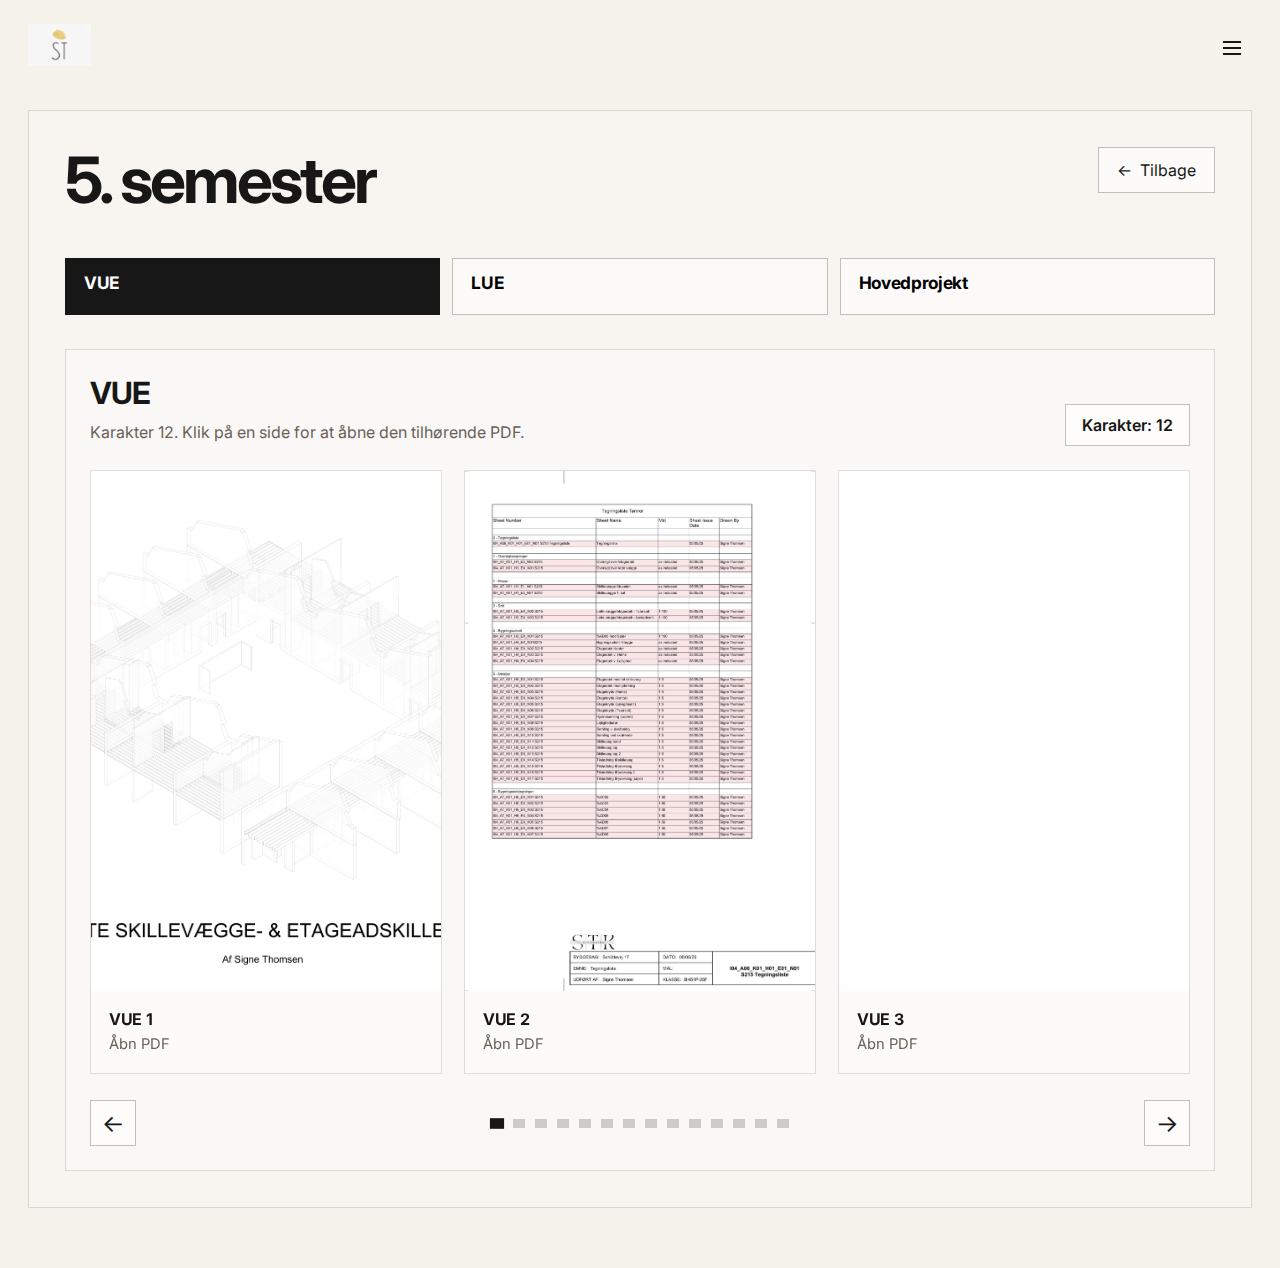
<file: semester5.html>
<!DOCTYPE html>
<html lang="da">
<head>
  <meta charset="UTF-8">
  <meta name="viewport" content="width=device-width, initial-scale=1.0">
  <title>5. semester | Signe Thomsen</title>
  <link rel="preconnect" href="https://fonts.googleapis.com">
  <link rel="preconnect" href="https://fonts.gstatic.com" crossorigin>
  <link href="https://fonts.googleapis.com/css2?family=Inter:wght@300;400;500;600;700;800&display=swap" rel="stylesheet">

  <style>
    * {
      box-sizing: border-box;
    }

    html, body {
      margin: 0;
      padding: 0;
      width: 100%;
      min-height: 100%;
    }

    body {
      font-family: 'Inter', sans-serif;
      background: #f5f2ec;
      color: #171717;
      overflow-x: hidden;
    }

    :root {
      --muted: #686159;
      --line: rgba(0, 0, 0, 0.12);
      --line-strong: rgba(0, 0, 0, 0.24);
      --max: 1380px;
      --ease: cubic-bezier(.77, 0, .18, 1);
    }

    a {
      text-decoration: none;
      color: inherit;
    }

    img {
      max-width: 100%;
      display: block;
    }

    button {
      font: inherit;
    }

    .logo {
      position: fixed;
      top: 24px;
      left: 28px;
      height: 42px;
      width: auto;
      z-index: 230;
    }

    .menu-btn {
      position: fixed;
      top: 26px;
      right: 26px;
      width: 44px;
      height: 44px;
      border: none;
      background: transparent;
      cursor: pointer;
      z-index: 240;
      display: flex;
      align-items: center;
      justify-content: center;
      padding: 0;
    }

    .menu-btn span {
      position: absolute;
      width: 18px;
      height: 2px;
      background: #171717;
      transition: transform .28s ease, opacity .28s ease;
    }

    .menu-btn span:nth-child(1) { transform: translateY(-6px); }
    .menu-btn span:nth-child(2) { transform: translateY(0); }
    .menu-btn span:nth-child(3) { transform: translateY(6px); }

    .menu-btn.open span:nth-child(1) { transform: rotate(45deg); }
    .menu-btn.open span:nth-child(2) { opacity: 0; }
    .menu-btn.open span:nth-child(3) { transform: rotate(-45deg); }

    .menu-overlay {
      position: fixed;
      inset: 0;
      background: rgba(0, 0, 0, 0.08);
      opacity: 0;
      pointer-events: none;
      transition: opacity .25s ease;
      z-index: 180;
    }

    .menu-overlay.open {
      opacity: 1;
      pointer-events: auto;
    }

    .menu {
      position: fixed;
      top: 0;
      right: -320px;
      width: 320px;
      height: 100vh;
      background: rgba(250, 248, 243, 0.98);
      backdrop-filter: blur(12px);
      border-left: 1px solid var(--line);
      padding: 92px 34px 34px;
      transition: right .34s ease;
      z-index: 220;
    }

    .menu.open {
      right: 0;
    }

    .menu-title {
      font-size: .76rem;
      text-transform: uppercase;
      letter-spacing: .18rem;
      color: var(--muted);
      margin-bottom: 28px;
    }

    .menu a,
    .menu button {
      display: block;
      width: 100%;
      background: none;
      border: none;
      padding: 0 0 18px;
      margin: 0 0 18px;
      border-bottom: 1px solid var(--line);
      font-size: 1.08rem;
      font-weight: 600;
      text-align: left;
      cursor: pointer;
      color: #171717;
    }

    .page-shell {
      width: 100%;
      min-height: 100vh;
      padding: 110px 28px 60px;
    }

    .page-inner {
      width: 100%;
      max-width: var(--max);
      margin: 0 auto;
    }

    .page-frame {
      border: 1px solid var(--line);
      padding: 36px;
      background: rgba(255,255,255,0.28);
    }

    .hero-head {
      display: flex;
      justify-content: space-between;
      align-items: flex-start;
      gap: 24px;
      margin-bottom: 34px;
      flex-wrap: wrap;
    }

    .hero-head h1 {
      margin: 0 0 12px;
      font-size: clamp(2.6rem, 5vw, 4.8rem);
      line-height: 1.02;
      letter-spacing: -.05em;
      font-weight: 700;
    }

    .back-btn {
      display: inline-flex;
      align-items: center;
      gap: 8px;
      border: 1px solid var(--line-strong);
      background: rgba(255,255,255,0.6);
      padding: 12px 18px;
      cursor: pointer;
      color: #171717;
      transition: transform .22s ease, background .22s ease;
      flex-shrink: 0;
    }

    .back-btn:hover {
      transform: translateY(-2px);
      background: rgba(255,255,255,0.9);
    }

    .back-btn::before {
      content: "←";
      font-size: 1rem;
      line-height: 1;
    }

    .category-grid {
      display: flex;
      flex-wrap: wrap;
      gap: 12px;
      margin-bottom: 34px;
    }

    .category-card {
      border: 1px solid var(--line-strong);
      background: rgba(255,255,255,0.48);
      padding: 14px 18px;
      cursor: pointer;
      transition: transform .22s ease, background .22s ease, border-color .22s ease, color .22s ease;
      text-align: left;
      min-width: 190px;
      flex: 1 1 220px;
    }

    .category-card:hover {
      transform: translateY(-2px);
      background: rgba(255,255,255,0.88);
      border-color: rgba(0,0,0,0.28);
    }

    .category-card.active {
      background: #171717;
      color: #fff;
      border-color: #171717;
    }

    .category-card.active .category-meta,
    .category-card.active p {
      color: rgba(255,255,255,0.72);
    }

    .category-meta {
      margin: 0 0 8px;
      font-size: .72rem;
      letter-spacing: .16rem;
      text-transform: uppercase;
      color: var(--muted);
    }

    .category-card h3 {
      margin: 0 0 6px;
      font-size: 1.08rem;
      line-height: 1.2;
      letter-spacing: -.02em;
    }

    .category-card p {
      margin: 0;
      color: var(--muted);
      line-height: 1.6;
      font-size: .9rem;
    }

    .gallery-wrap {
      border: 1px solid var(--line);
      background: rgba(255,255,255,0.34);
      padding: 24px;
    }

    .gallery-head {
      display: flex;
      justify-content: space-between;
      align-items: end;
      gap: 20px;
      flex-wrap: wrap;
      margin-bottom: 24px;
    }

    .gallery-head-left h2 {
      margin: 0 0 8px;
      font-size: clamp(1.8rem, 2.4vw, 2.5rem);
      letter-spacing: -.03em;
    }

    .gallery-head-left p {
      margin: 0;
      color: var(--muted);
      line-height: 1.7;
    }

    .grade-badge {
      border: 1px solid var(--line-strong);
      padding: 10px 16px;
      background: rgba(255,255,255,0.7);
      font-weight: 600;
      white-space: nowrap;
    }

    .carousel-wrapper {
      width: 100%;
      overflow: hidden;
    }

    .carousel-track {
      display: flex;
      transition: transform .45s ease-out;
      will-change: transform;
    }

    .carousel-slide {
      min-width: 100%;
      display: grid;
      grid-template-columns: repeat(3, 1fr);
      gap: 22px;
    }

    .preview-card {
      display: block;
      border: 1px solid var(--line);
      background: rgba(255,255,255,0.45);
      overflow: hidden;
      transition: transform .24s ease, box-shadow .24s ease, border-color .24s ease;
    }

    .preview-card:hover {
      transform: translateY(-4px);
      box-shadow: 0 18px 40px rgba(0,0,0,0.08);
      border-color: rgba(0,0,0,0.2);
    }

    .preview-image-wrap {
      background: #e9e4db;
      overflow: hidden;
      height: 520px;
      display: flex;
      align-items: center;
      justify-content: center;
      position: relative;
    }

    .preview-card img {
      width: 100%;
      height: 100%;
      object-fit: cover;
      object-position: center top;
      display: block;
    }

    .preview-fallback {
      position: absolute;
      inset: 0;
      display: none;
      align-items: center;
      justify-content: center;
      padding: 24px;
      text-align: center;
      color: var(--muted);
      line-height: 1.6;
      font-size: .95rem;
      background: linear-gradient(180deg, rgba(255,255,255,0.15), rgba(255,255,255,0.45));
    }

    .preview-content {
      padding: 18px 18px 20px;
    }

    .preview-content h3 {
      margin: 0 0 6px;
      font-size: 1rem;
      letter-spacing: -.02em;
    }

    .preview-content p {
      margin: 0;
      color: var(--muted);
      font-size: .92rem;
    }

    .carousel-controls {
      display: flex;
      justify-content: space-between;
      align-items: center;
      margin-top: 26px;
      gap: 16px;
    }

    .carousel-btn {
      width: 46px;
      height: 46px;
      border: 1px solid var(--line-strong);
      background: rgba(255,255,255,0.55);
      font-size: 24px;
      cursor: pointer;
      color: #171717;
      transition: transform .2s ease, background .2s ease, border-color .2s ease;
      flex-shrink: 0;
    }

    .carousel-btn:hover {
      transform: translateY(-2px);
      background: rgba(255,255,255,0.82);
      border-color: rgba(0,0,0,0.28);
    }

    .carousel-dots {
      display: flex;
      gap: 10px;
      justify-content: center;
      flex: 1;
    }

    .carousel-dot {
      width: 9px;
      height: 9px;
      border: none;
      background: rgba(0, 0, 0, .18);
      cursor: pointer;
      transition: transform .2s ease, background .2s ease;
    }

    .carousel-dot.active {
      background: #171717;
      transform: scale(1.18);
    }

    @media (max-width: 1100px) {
      .carousel-slide {
        grid-template-columns: repeat(2, 1fr);
      }

      .preview-image-wrap {
        height: 440px;
      }
    }

    @media (max-width: 760px) {
      .page-shell {
        padding: 98px 18px 40px;
      }

      .page-frame {
        padding: 22px;
      }

      .logo {
        top: 20px;
        left: 20px;
        height: 34px;
      }

      .menu-btn {
        top: 22px;
        right: 22px;
      }

      .preview-image-wrap {
        height: 420px;
      }

      .gallery-wrap {
        padding: 18px;
      }

      .category-card {
        flex: 1 1 100%;
      }
    }
  </style>
</head>
<body>
  <a href="index.html">
    <img src="images/logo.png" alt="Logo" class="logo">
  </a>

  <button class="menu-btn" id="menuBtn" aria-label="Åbn menu" type="button">
    <span></span>
    <span></span>
    <span></span>
  </button>

  <div class="menu-overlay" id="menuOverlay"></div>

  <nav class="menu" id="menu">
    <div class="menu-title">Navigation</div>
    <a href="index.html">Hjem</a>
    <a href="index.html">Om mig</a>
    <a href="index.html">Projekter</a>
    <a href="index.html">Fordybelse</a>
    <a href="index.html">CV</a>
    <a href="index.html">Kontakt</a>
  </nav>

  <main class="page-shell">
    <div class="page-inner">
      <section class="page-frame">
        <div class="hero-head">
          <div>
            <h1>5. semester</h1>
          </div>

          <button class="back-btn" onclick="window.history.back()" type="button">Tilbage</button>
        </div>

        <section class="category-grid" id="categoryGrid">
          <button class="category-card active" type="button" data-category="vue">
            <h3>VUE</h3>
          </button>

          <button class="category-card" type="button" data-category="lue">
            <h3>LUE</h3>
          </button>

          <button class="category-card" type="button" data-category="hoved">
            <h3>Hovedprojekt</h3>
          </button>
        </section>

        <section class="gallery-wrap">
          <div class="gallery-head">
            <div class="gallery-head-left">
              <h2 id="galleryTitle">VUE</h2>
              <p id="galleryText">Karakter 12. Klik på en side for at åbne den tilhørende PDF.</p>
            </div>
            <div class="grade-badge" id="galleryGrade">Karakter: 12</div>
          </div>

          <div class="carousel-wrapper">
            <div class="carousel-track" id="carouselTrack"></div>
          </div>

          <div class="carousel-controls">
            <button class="carousel-btn" id="prevBtn" type="button" aria-label="Forrige">←</button>
            <div class="carousel-dots" id="carouselDots"></div>
            <button class="carousel-btn" id="nextBtn" type="button" aria-label="Næste">→</button>
          </div>
        </section>
      </section>
    </div>
  </main>

  <script>
    const menuBtn = document.getElementById('menuBtn');
    const menu = document.getElementById('menu');
    const menuOverlay = document.getElementById('menuOverlay');

    function toggleMenu(forceOpen = null) {
      const shouldOpen = forceOpen === null
        ? !menu.classList.contains('open')
        : forceOpen;

      menu.classList.toggle('open', shouldOpen);
      menuOverlay.classList.toggle('open', shouldOpen);
      menuBtn.classList.toggle('open', shouldOpen);
    }

    menuBtn.addEventListener('click', () => toggleMenu());
    menuOverlay.addEventListener('click', () => toggleMenu(false));

    document.addEventListener('keydown', (event) => {
      if (event.key === 'Escape') toggleMenu(false);
    });

const galleryData = {
  vue: {
    title: 'VUE',
    grade: 'Karakter: 12',
    text: 'Karakter 12. Klik på en side for at åbne den tilhørende PDF.',
    label: 'VUE',
    folder: 'images/projektering/5sem',
    prefix: 'VUE',
    count: 40
  },
  lue: {
    title: 'LUE',
    grade: 'Karakter: 7',
    text: 'Karakter 7. Klik på en side for at åbne den tilhørende PDF.',
    label: 'LUE',
    folder: 'images/projektering/5sem',
    prefix: 'lue',
    count: 5
  },
  hoved: {
    title: 'Hovedprojekt',
    grade: 'Karakter: 7',
    text: 'Karakter 7. Klik på en side for at åbne den tilhørende PDF.',
    label: 'Hovedprojekt',
    folder: 'images/projektering/5sem',
    prefix: 'Hoved',
    count: 9
  }
};

    const categoryButtons = document.querySelectorAll('.category-card');
    const galleryTitle = document.getElementById('galleryTitle');
    const galleryText = document.getElementById('galleryText');
    const galleryGrade = document.getElementById('galleryGrade');
    const carouselTrack = document.getElementById('carouselTrack');
    const carouselDots = document.getElementById('carouselDots');
    const prevBtn = document.getElementById('prevBtn');
    const nextBtn = document.getElementById('nextBtn');

    let currentCategory = 'vue';
    let currentSlide = 0;
    let totalSlides = 0;

    function getItemsPerSlide() {
      if (window.innerWidth <= 760) return 1;
      if (window.innerWidth <= 1100) return 2;
      return 3;
    }

    function buildSlides(items, itemsPerSlide) {
      const slides = [];
      for (let i = 0; i < items.length; i += itemsPerSlide) {
        slides.push(items.slice(i, i + itemsPerSlide));
      }
      return slides;
    }

    function createItems(data) {
      const items = [];

      for (let i = 1; i <= data.count; i++) {
        items.push({
          title: `${data.label} ${i}`,
          pdf: `${data.folder}/${data.prefix} (${i}).pdf`,
          image: `${data.folder}/${data.prefix} (${i}).jpg`
        });
      }

      return items;
    }

    function renderGallery(categoryKey) {
      const data = galleryData[categoryKey];
      const items = createItems(data);
      const itemsPerSlide = getItemsPerSlide();
      const slides = buildSlides(items, itemsPerSlide);

      galleryTitle.textContent = data.title;
      galleryText.textContent = data.text;
      galleryGrade.textContent = data.grade;

      carouselTrack.innerHTML = '';
      carouselDots.innerHTML = '';

      slides.forEach((slideItems) => {
        const slide = document.createElement('div');
        slide.className = 'carousel-slide';

        slideItems.forEach((item) => {
          const card = document.createElement('a');
          card.className = 'preview-card';
          card.href = item.pdf;
          card.target = '_blank';
          card.rel = 'noopener noreferrer';

          card.innerHTML = `
            <div class="preview-image-wrap">
              <img
                src="${item.image}"
                alt="${item.title}"
                loading="lazy"
                onerror="this.style.display='none'; this.nextElementSibling.style.display='flex';"
              >
              <div class="preview-fallback">
                Previewbillede mangler.<br>
                Klik for at åbne PDF.
              </div>
            </div>
            <div class="preview-content">
              <h3>${item.title}</h3>
              <p>Åbn PDF</p>
            </div>
          `;

          slide.appendChild(card);
        });

        carouselTrack.appendChild(slide);
      });

      totalSlides = slides.length;
      currentSlide = 0;

      for (let i = 0; i < totalSlides; i++) {
        const dot = document.createElement('button');
        dot.className = 'carousel-dot';
        dot.type = 'button';
        dot.setAttribute('aria-label', `Gå til slide ${i + 1}`);
        dot.addEventListener('click', () => {
          currentSlide = i;
          updateCarousel();
        });
        carouselDots.appendChild(dot);
      }

      updateCarousel();
    }

    function updateCarousel() {
      carouselTrack.style.transform = `translate3d(-${currentSlide * 100}%, 0, 0)`;

      const dots = carouselDots.querySelectorAll('.carousel-dot');
      dots.forEach((dot, index) => {
        dot.classList.toggle('active', index === currentSlide);
      });
    }

    prevBtn.addEventListener('click', () => {
      if (!totalSlides) return;
      currentSlide = (currentSlide - 1 + totalSlides) % totalSlides;
      updateCarousel();
    });

    nextBtn.addEventListener('click', () => {
      if (!totalSlides) return;
      currentSlide = (currentSlide + 1) % totalSlides;
      updateCarousel();
    });

    categoryButtons.forEach((button) => {
      button.addEventListener('click', () => {
        currentCategory = button.dataset.category;

        categoryButtons.forEach((btn) => btn.classList.remove('active'));
        button.classList.add('active');

        renderGallery(currentCategory);
      });
    });

    let resizeTimer;
    window.addEventListener('resize', () => {
      clearTimeout(resizeTimer);
      resizeTimer = setTimeout(() => {
        renderGallery(currentCategory);
      }, 150);
    });

    renderGallery(currentCategory);
  </script>
</body>
</html>
</file>
<file: style.css>
*{
    margin: 0;
    padding: 0;
    font-family: 'Quicksand', sans-serif;
}
/* navlinks */

nav {
    display: flex;
    padding: 2& 6%; /* Use the correct percentage sign */
    align-items: center;
    background-color: rgba(126, 131, 114, 0.7);
}

nav img {
    width: 50px;
}

/* Adjust the styles for the logo and navigation bar */
.logo-nav {
    display: flex;
    align-items: center;
    margin-right: auto; /* Push the logo to the left */
}

.nav-links {
    display: flex;
    align-items: center;
}

/* Add styling for the logo image if needed */
.logo-nav img {
    max-width: 50px; /* Adjust the size as needed */
    height: auto;
}

/* Add other navigation styles as needed */

.nav-links ul li{
    list-style: none;
    display: inline-block;
    padding: 8px 12px;
    position: relative;
}
.nav-links ul li a{
    color: #000;
    text-decoration: none;
    font-size: 14px;
}
.nav-links {
    display: flex;
}

/* Style for dropdown menu */
.dropdown .dropdown-menu {
    display: none;
    position: absolute;
    top: 100%;
    left: 0;
    background-color: #f9f9f9;
    border: 1px solid #ccc;
    padding: 10px;
    width: 150px;
    z-index: 2; /* Add z-index to ensure the dropdown appears in front */
}

.dropdown:hover .dropdown-menu {
    display: block;
}




/* header */

body {
    margin: 0;
    padding: 0;
    background-image: url(images/IMG_31631%202.JPG);
    background-size: cover;
    background-position: center;
    background-attachment: fixed; /* Optional: This keeps the background fixed while scrolling. */
    height: 100vh;
    position: relative; /* Set the body to a relative position to enable absolute positioning of the overlay */
}


header {
    position: relative;
    /* Your header styles */
    /* You can adjust the height and other styles for the header as needed */
}


.text-box {
    width: 99%;
    color: #000;
    position: absolute;
    top: 80%;
    left: 50%;
    transform: translate(-50%, -50%);
    text-align: center;
    background-color: rgba(126, 131, 114, 0.5); /* Transparent white background */
    padding: 10px; /* Add some padding for spacing */
}

.text-box h1 {
    font-size: 62px;
    margin-bottom: 10px;
}

.text-box p {
    margin: 0;
    font-size: 14px;
    color: #000;
}


h1{
    font-size: 36px;
    font-weight: 600;
    color: #000;
}

h4{
    color: #000;
    font-size: 20px;
    font-weight: 300;
    line-height: 22px;
    padding: 10px;
}


.button-container {
    text-align: center; /* Center align the buttons horizontally */
    position: fixed;
    bottom: 40px;
    left: 0;
    width: 100%;
    padding: 10px 0; /* Add some padding for spacing */
}

.rounded-button {
    background-color: rgba(126, 131, 114, 0.7);
    border: none;
    color: white;
    padding: 10px 20px;
    text-align: center;
    text-decoration: none;
    display: inline-block;
    font-size: 16px;
    margin: 10px;
    border-radius: 15px;
    cursor: pointer;
}

/*--------footer----*/
.footer {
    text-align: center;
    background-color: rgba(126, 131, 114, 0.5);
    height: 100px;
    position: absolute;
    bottom: 0;
    width: 100%;
}

/* Style the icons container */
.icons {
    display: flex;
    justify-content: center;
    align-items: center;
    margin: 20px 0; /* Add margin to the top and bottom of the icons container */
}

/* Style individual icons */
.icons i {
    margin: 0 20px; /* Add margin around each icon */
}
</file>
